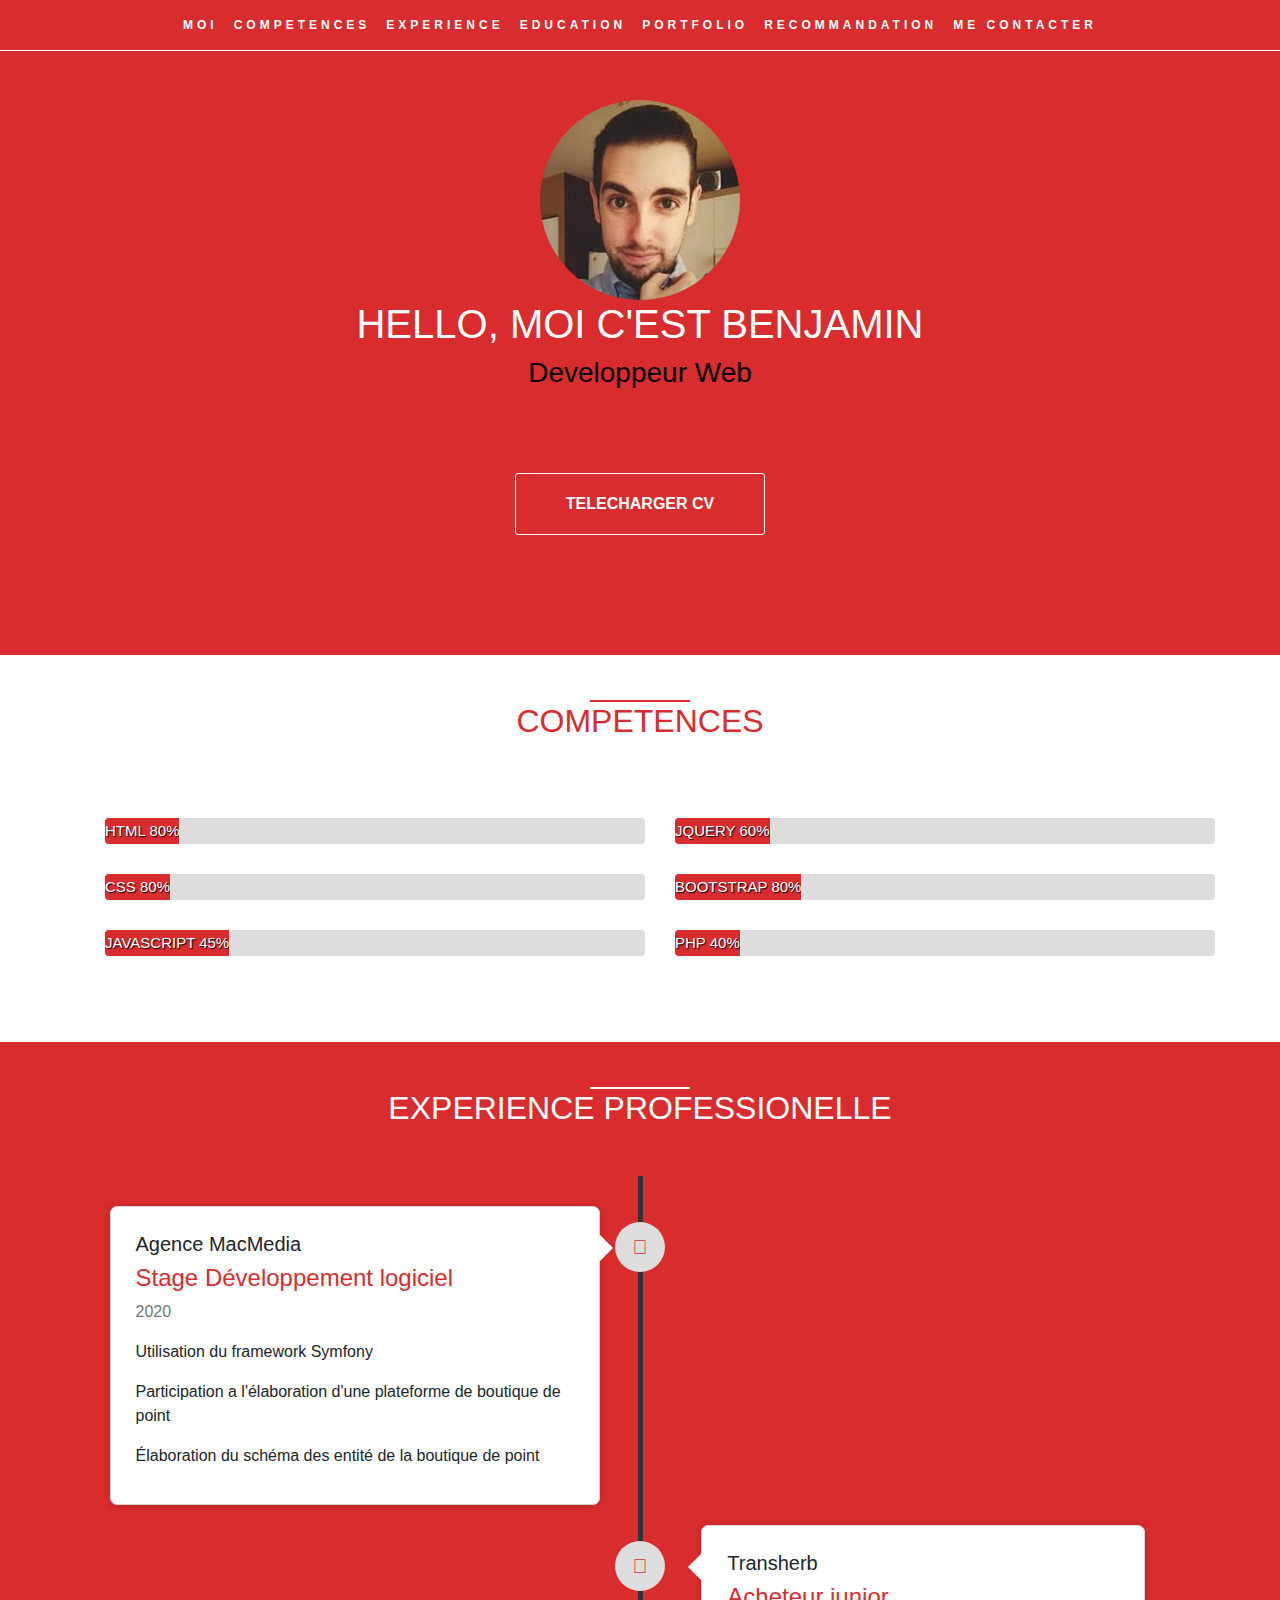
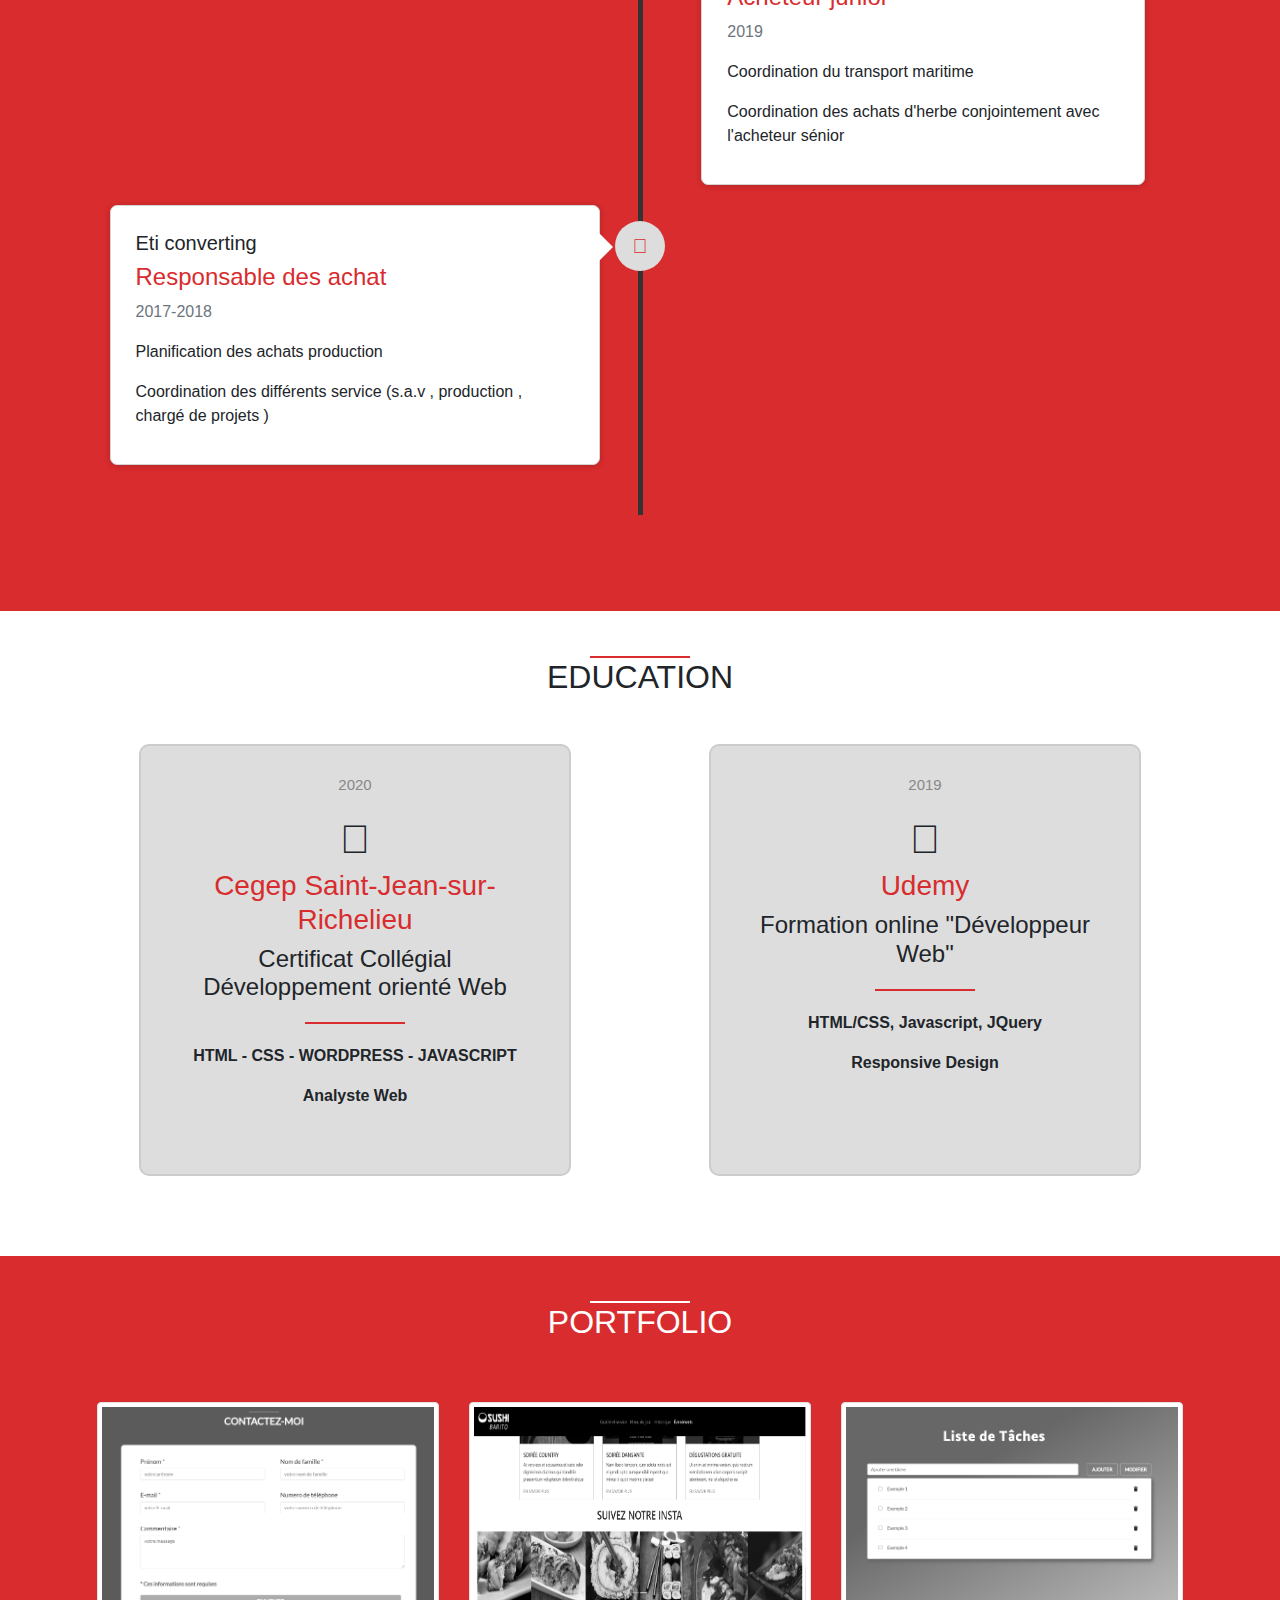
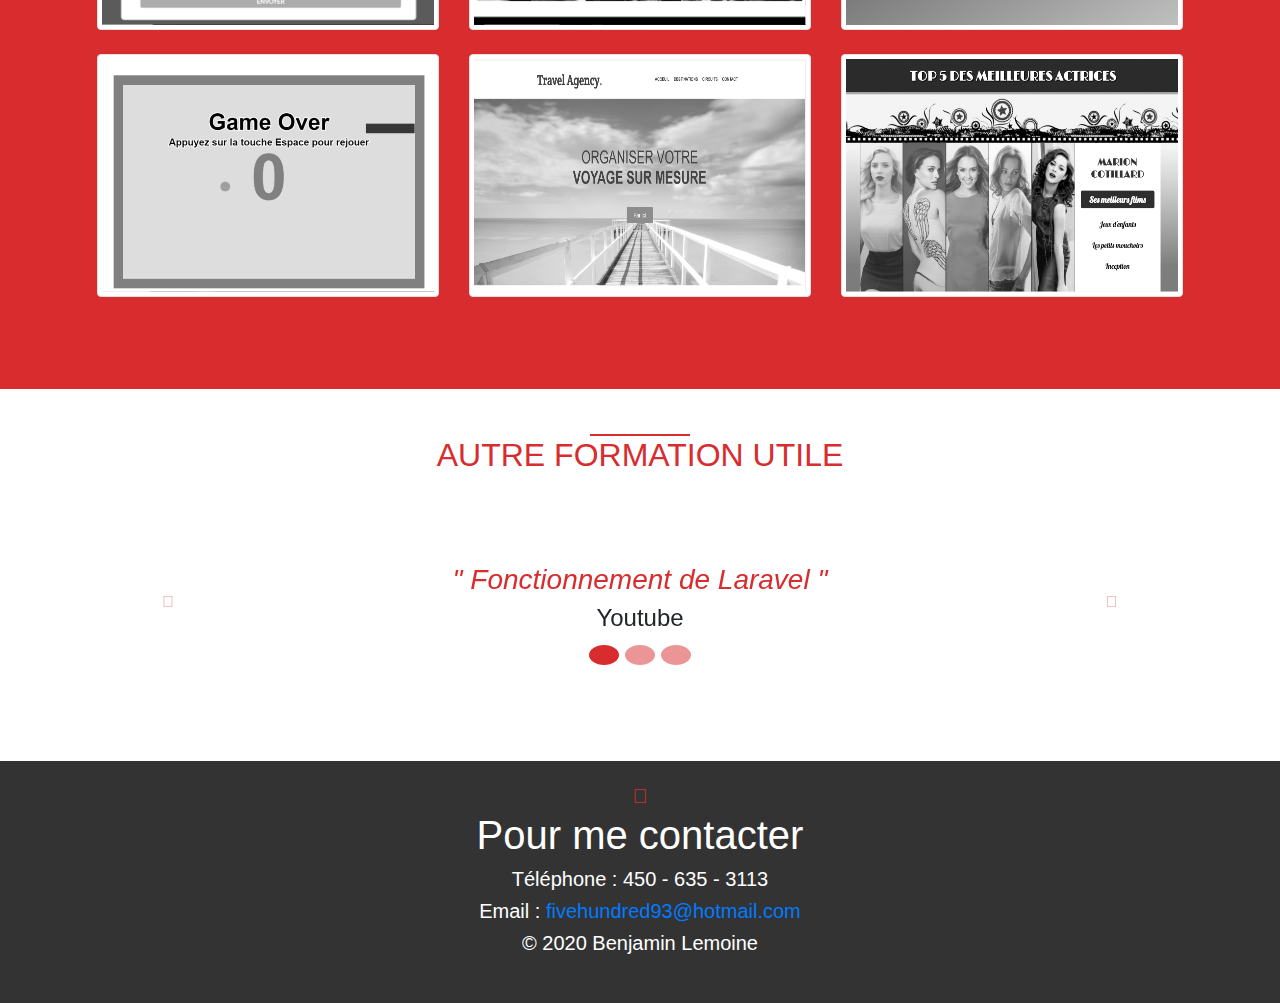
<file: Projet-Bootstrap/index.html>
<!DOCTYPE html>
<html>
  <head>
    <meta charset="UTF-8" />
    <meta name="viewport" content="width=device-width,initial-scale=1" />
    <link rel="stylesheet" href="Css/Stylesheet.css" type="text/css" />
    <link
      rel="stylesheet"
      href="https://stackpath.bootstrapcdn.com/bootstrap/4.4.1/css/bootstrap.min.css"
      integrity="sha384-Vkoo8x4CGsO3+Hhxv8T/Q5PaXtkKtu6ug5TOeNV6gBiFeWPGFN9MuhOf23Q9Ifjh"
      crossorigin="anonymous"
    />
    <link
      rel="stylesheet"
      href="https://pro.fontawesome.com/releases/v5.10.0/css/all.css"
      integrity="sha384-AYmEC3Yw5cVb3ZcuHtOA93w35dYTsvhLPVnYs9eStHfGJvOvKxVfELGroGkvsg+p"
      crossorigin="anonymous"
    />
    <link
      href="https://stackpath.bootstrapcdn.com/font-awesome/4.7.0/css/font-awesome.min.css"
      rel="stylesheet"
      integrity="sha384-wvfXpqpZZVQGK6TAh5PVlGOfQNHSoD2xbE+QkPxCAFlNEevoEH3Sl0sibVcOQVnN"
      crossorigin="anonymous"
    />
    <link
      href="https://fonts.googleapis.com/css?family=Lato&display=swap"
      rel="stylesheet"
    />
    <script
      src="https://code.jquery.com/jquery-3.5.1.js"
      integrity="sha256-QWo7LDvxbWT2tbbQ97B53yJnYU3WhH/C8ycbRAkjPDc="
      crossorigin="anonymous"
    ></script>
    <script
      src="https://cdn.jsdelivr.net/npm/popper.js@1.16.0/dist/umd/popper.min.js"
      integrity="sha384-Q6E9RHvbIyZFJoft+2mJbHaEWldlvI9IOYy5n3zV9zzTtmI3UksdQRVvoxMfooAo"
      crossorigin="anonymous"
    ></script>
    <script
      src="https://stackpath.bootstrapcdn.com/bootstrap/4.4.1/js/bootstrap.min.js"
      integrity="sha384-wfSDF2E50Y2D1uUdj0O3uMBJnjuUD4Ih7YwaYd1iqfktj0Uod8GCExl3Og8ifwB6"
      crossorigin="anonymous"
    ></script>
    <script type="text/javascript" src="JavaScript/JavaScript.js"></script>
    <title>Cv Benjamin</title>
  </head>
  <body data-spy="scroll" data-target=".navbar" data-offset="40">
    <!--Scrollspy-->

    <!--Navbar-->
    <nav class="navbar navbar-expand-sm fixed-top">
      <div class="container">
        <div class="navbar-header">
          <button
            type="button"
            class="navbar-toggler"
            data-toggle="collapse"
            data-target="#myNavbar"
          >
            <span class="navbar-toggler-icon fas fa-bars"></span>
          </button>
        </div>
        <div
          class="collapse navbar-collapse justify-content-center"
          id="myNavbar"
        >
          <ul class="navbar-nav">
            <li class="nav-item">
              <a class="nav-link" href="#about">Moi</a>
            </li>
            <li class="nav-item">
              <a class="nav-link" href="#skills">Competences</a>
            </li>

            <li class="nav-item">
              <a class="nav-link" href="#experience">Experience</a>
            </li>

            <li class="nav-item">
              <a class="nav-link" href="#education">education</a>
            </li>
            <li class="nav-item">
              <a class="nav-link" href="#portfolio">Portfolio</a>
            </li>
            <li class="nav-item">
              <a class="nav-link" href="#recommandation">Recommandation</a>
            </li>
            <li class="nav-item">
              <a class="nav-link" href="#contact">Me contacter</a>
            </li>
          </ul>
        </div>
      </div>
    </nav>

    <section id="about" class="container-fluid">
      <div class="row">
        <div class="col-12">
          <div class="col-sm-8 col-md-4 profile-picture">
            <img src="Images\Moi.jpg" alt="Ben" class="rounded-circle" />
          </div>
          <div class="heading">
            <h1>Hello, Moi c'est Benjamin</h1>
            <h3>Developpeur Web</h3>
            <div style="font-size: 2.3rem">
              <a href="https://github.com/pr3cision" class="mb-5 mr-2">
                <i class="fab fa-github text-white"></i>
              </a>
              <a href="https://www.linkedin.com/in/benjamin-lemoine-680073135/">
                <i class="fab fa-linkedin text-white"></i>
              </a>
            </div>
            <a href="Docs\CVBen2019.pdf" class="button1">Telecharger Cv</a>
          </div>
        </div>
      </div>
    </section>

    <section id="skills">
      <div class="red-divider"></div>

      <div class="heading">
        <h2>Competences</h2>
      </div>

      <div class="container">
        <div class="row">
          <div class="col-md-6 mr-4 mr-md-auto">
            <div class="progress" role="progressbar">
              <div
                id="htmlBar"
                class="progress-bar"
                role="progressbar"
                aria-valuenow="85"
                aria-valuemin="0"
                aria-valuemax="100"
              >
                <h5>HTML 80%</h5>
              </div>
            </div>

            <div class="progress" role="progressbar">
              <div
                id="cssBar"
                class="progress-bar"
                role="progressbar"
                aria-valuenow="85"
                aria-valuemin="0"
                aria-valuemax="100"
              >
                <h5>CSS 80%</h5>
              </div>
            </div>

            <div class="progress" role="progressbar">
              <div
                id="javascriptBar"
                class="progress-bar"
                role="progressbar"
                aria-valuenow="85"
                aria-valuemin="0"
                aria-valuemax="100"
              >
                <h5>JAVASCRIPT 45%</h5>
              </div>
            </div>
          </div>

          <div class="col-md-6 mr-4 mr-md-auto">
            <div class="progress" role="progressbar">
              <div
                id="jqueryBar"
                class="progress-bar"
                role="progressbar"
                aria-valuenow="85"
                aria-valuemin="0"
                aria-valuemax="100"
              >
                <h5>JQUERY 60%</h5>
              </div>
            </div>

            <div class="progress" role="progressbar">
              <div
                id="bootstrapBar"
                class="progress-bar"
                role="progressbar"
                aria-valuenow="85"
                aria-valuemin="0"
                aria-valuemax="100"
              >
                <h5>BOOTSTRAP 80%</h5>
              </div>
            </div>

            <div class="progress" role="progressbar">
              <div
                id="phpBar"
                class="progress-bar"
                role="progressbar"
                aria-valuenow="85"
                aria-valuemin="0"
                aria-valuemax="100"
              >
                <h5>PHP 40%</h5>
              </div>
            </div>
          </div>
        </div>
      </div>
    </section>

    <section id="experience">
      <div class="container">
        <div class="white-divider"></div>
        <div class="heading">
          <h2>Experience Professionelle</h2>
        </div>
        <ul class="timeline">
          <li>
            <div class="timeline-badge">
              <span class="fas fa-briefcase"></span>
            </div>

            <div class="timeline-panel-container">
              <div class="timeline-panel">
                <div class="timeline-heading">
                  <h3>Agence MacMedia</h3>
                  <h4>Stage Développement logiciel</h4>
                  <p class="text-muted">
                    <small class="fas fa-clock"></small> 2020
                  </p>
                </div>
                <div class="timeline-body">
                  <p>Utilisation du framework Symfony</p>
                  <p>
                    Participation a l'élaboration d'une plateforme de boutique
                    de point
                  </p>
                  <p>
                    Élaboration du schéma des entité de la boutique de point
                  </p>
                </div>
              </div>
            </div>
          </li>
          <!-- 
  TODO Ajouter une section qui toggle vue mobile viewport > 900px
-->
          <li>
            <div class="timeline-badge">
              <span class="fas fa-briefcase"></span>
            </div>
            <div class="timeline-panel-container-inverted">
              <div class="timeline-panel">
                <div class="timeline-heading">
                  <h3>Transherb</h3>
                  <h4>Acheteur junior</h4>
                  <p class="text-muted">
                    <small class="fas fa-clock"></small> 2019
                  </p>
                </div>
                <div class="timeline-body">
                  <p>Coordination du transport maritime</p>
                  <p>
                    Coordination des achats d'herbe conjointement avec
                    l'acheteur sénior
                  </p>
                </div>
              </div>
            </div>
          </li>

          <li>
            <div class="timeline-badge">
              <span class="fas fa-briefcase"></span>
            </div>
            <div class="timeline-panel-container">
              <div class="timeline-panel">
                <div class="timeline-heading">
                  <h3>Eti converting</h3>
                  <h4>Responsable des achat</h4>
                  <p class="text-muted">
                    <small class="fas fa-clock"></small> 2017-2018
                  </p>
                </div>
                <div class="timeline-body">
                  <p>Planification des achats production</p>
                  <p>
                    Coordination des différents service (s.a.v , production ,
                    chargé de projets )
                  </p>
                </div>
              </div>
            </div>
          </li>
        </ul>
      </div>
    </section>

    <section id="education">
      <div class="container">
        <div class="red-divider"></div>
        <div class="heading">
          <h2>Education</h2>
        </div>
        <div class="row">
          <div class="col-sm-6 mb-3 mb-md-0">
            <div class="education-block">
              <h5>2020</h5>
              <span class="fas fa-graduation-cap"></span>
              <h3>Cegep Saint-Jean-sur-Richelieu</h3>
              <h4>Certificat Collégial Développement orienté Web</h4>
              <div class="red-divider"></div>
              <p>HTML - CSS - WORDPRESS - JAVASCRIPT</p>
              <p>Analyste Web</p>
            </div>
          </div>

          <div class="col-sm-6 mb-3 mb-md-0">
            <div class="education-block">
              <h5>2019</h5>
              <span class="fas fa-graduation-cap"></span>
              <h3>Udemy</h3>
              <h4>Formation online "Développeur Web"</h4>
              <div class="red-divider"></div>
              <p>HTML/CSS, Javascript, JQuery</p>
              <p>Responsive Design</p>
            </div>
          </div>
        </div>
      </div>
    </section>
    <section id="portfolio">
      <div class="container">
        <div class="white-divider"></div>
        <div class="heading">
          <h2>Portfolio</h2>
        </div>
        <div class="row">
          <div class="col-sm-4 mb-3 mb-sm-0">
            <a
              href="https://github.com/pr3cision/formulaire-contact"
              target="_blank"
            >
              <img
                src="Images/contact-form.PNG"
                alt="Lien vers Contact form Github"
                class="img-thumbnail"
              />
            </a>
          </div>
          <div class="col-sm-4 mb-3 mb-sm-0">
            <a
              href="https://github.com/pr3cision/wordpress-restaurant-sushi"
              target="_blank"
            >
              <img
                src="Images/sushi.PNG"
                alt="Lien vers Wordpress sushi"
                class="img-thumbnail"
              />
            </a>
          </div>
          <div class="col-sm-4 mb-3 mb-sm-0">
            <a
              href="https://github.com/pr3cision/wordpress-todo"
              target="_blank"
            >
              <img
                src="Images/todo.PNG"
                alt="Lien vers apps todo github"
                class="img-thumbnail"
              />
            </a>
          </div>
        </div>

        <div class="row">
          <div class="col-sm-4 mb-3 mb-sm-0">
            <a href="https://github.com/pr3cision/jeu-serpent" target="_blank">
              <img
                src="Images/Serpent.PNG"
                alt="jeu serpent"
                class="img-thumbnail"
              />
            </a>
          </div>
          <div class="col-sm-4 mb-3 mb-sm-0">
            <a
              href="https://github.com/pr3cision/agence-voyage"
              target="_blank"
            >
              <img
                src="Images/voyage.PNG"
                alt="Lien vers agence voyage github"
                class="img-thumbnail"
              />
            </a>
          </div>
          <div class="col-sm-4 mb-3 mb-sm-0">
            <a
              href="https://github.com/pr3cision/slideshow-actrice"
              target="_blank"
            >
              <img
                src="Images/Actrice.PNG"
                alt="Lien vers slide-show github"
                class="img-thumbnail"
              />
            </a>
          </div>
        </div>
      </div>
    </section>

    <section id="recommandation">
      <div class="container">
        <div class="red-divider"></div>
        <div class="heading">
          <h2>Autre formation utile</h2>
        </div>

        <!--Carousel-->

        <div
          id="myCarousel"
          class="carousel slide text-center"
          data-ride="carousel"
        >
          <!--Indicators-->
          <ol class="carousel-indicators">
            <li data-target="#myCarousel" data-slide-to="0" class="active"></li>
            <li data-target="#myCarousel" data-slide-to="1"></li>
            <li data-target="#myCarousel" data-slide-to="2"></li>
          </ol>

          <!-- The slideshow -->

          <div class="carousel-inner" role="listbox">
            <div class="carousel-item active">
              <h3>" Fonctionnement de Laravel "</h3>
              <h4>Youtube</h4>
            </div>
            <div class="carousel-item">
              <h3>"Introduction REST API"</h3>
              <h4>Youtube</h4>
            </div>
            <div class="carousel-item">
              <h3>" Utilisation api avec Laravel "</h3>
              <h4>Youtube</h4>
            </div>
          </div>

          <!-- Left and right controls -->

          <a class="carousel-control-prev" href="#myCarousel" data-slide="prev">
            <span class="fas fa-chevron-left"></span>
          </a>
          <a class="carousel-control-next" href="#myCarousel" data-slide="next">
            <span class="fas fa-chevron-right"></span>
          </a>
        </div>
      </div>
    </section>

    <footer class="text-center" id="contact">
      <a href="#about">
        <span class="fas fa-chevron-up"></span>
      </a>
      <h1>Pour me contacter</h1>
      <h5>Téléphone : 450 - 635 - 3113</h5>
      <h5>
        Email :
        <a href="fivehundred93@hotmail.com"> fivehundred93@hotmail.com</a>
      </h5>
      <h5>&copy; 2020 Benjamin Lemoine</h5>
    </footer>
  </body>
</html>
</file>
<file: Projet-Bootstrap/Css/Stylesheet.css>
/*General*/
body{
    font-family: 'Lato', sans-serif ;
}
h1,h2,h3,h4,h5,h6{
    font-weight: bold;
}
img{
    max-width: 100%;
    height: auto;
}
section{
    padding: 45px 0 80px 0;
}
section .heading{
    text-align: center;
    padding-bottom: 40px;
}
section .heading h2{
    text-transform: uppercase;

}
.red-divider{
    width: 100px ;
    height: 2px;
    background: #d82c2e;
    margin: 0 auto;
}

.white-divider{
    width: 100px ;
    height: 2px;
    background: #fff;
    margin: 0 auto;
}
ul,ol{
    list-style: none;
}

/*Menu*/
nav{
    border-bottom: 1px solid #fff;
    text-align: center;
}

.navbar{
    background: #d82c2e;
    font-size: 12px;
    letter-spacing: 4px;
    text-transform: uppercase;
    font-weight: bold;
}
.navbar-nav{
    display: inline-block;
    float: none;
    vertical-align: top;
    text-align: center;
}
.navbar-toggler span{
    color: #fff;
    padding-top: 5px;
}
.navbar-collapse{
    text-align: center;
}
.navbar-nav li a{
    color: #fff;
}
.navbar-nav li a:hover, .navbar-nav li.active a:hover{
    color: #d82c2e;
    background-color: #fff;
}
.navbar-default .navbar-toggler{
    border-style: none;
}
/*About*/

#about{
    padding-top: 100px;
    background: #d82c2e;
}
.profile-picture{
    text-align: center;
    margin: 0 auto;
    float: none;
}
#about .heading h1{
    color: #fff;
    text-transform: uppercase;
}#about .heading h3{
    color: #000;
}
.button1{
    font-weight: bold;
    text-transform: uppercase;
    color: white;
    border: 1px solid white;
    display: inline-block;
    margin-top: 20px;
    padding: 18px 50px;
    border-radius: 3px;
    transition: all 0.3s ease-in 0s;
}
.button1:hover{
    background: white;
    color: #d82c2e;
    text-decoration: none;
}

.interest_icon{
    font-size: 9em;
    color: #fff;
    margin-bottom: 0.1em;
}
.interestPoint{
    display: list-item;          /* This has to be "list-item"                                               */
    list-style-type: circle;       /* See https://developer.mozilla.org/en-US/docs/Web/CSS/list-style-type     */
    list-style-position: inside;
    text-align: start;
    margin-bottom: 0.2em;
}

/* Skills*/
.progress{
    width: 100%;
}
#skills{
    background: #fff;
}
#skills .heading h2{
    color: #d82c2e;
}
#skills .progress{
    height: 15%;
    margin: 30px 20px;
    background: #ddd;
}
#skills .progress-bar{
    background: #d82c2e;
}
#skills .progress h5{
    text-shadow: 1px 1px 1px #000;
    font-size: 15px;
    text-align: center;
    margin: auto;
}
.progressTitle{
    text-shadow: 1px 1px 1px #000;
    font-size: 15px;
    text-align: center;
    margin: auto;
}
/*experience*/
#experience{
    background: #d82c2e;
}
#experience .heading h2{
    color: #fff;
}
.timeline{
    padding: 30px 10px;
    position: relative;
}
.timeline:before{
    top: 0;
    bottom: 0;
    position: absolute;
    content: " ";
    width: 5px;
    background: #333 ;
    left: 50%;
    margin-left: -2.5px;
}
.timeline > li{
    margin-bottom: 20px;
    position: relative;
}
.timeline > li:after{
    clear: both;
}
.timeline > li:before, .timeline > li:after{
    content: " ";
    display: table;
}
.timeline li .timeline-badge{
    color: #d82c2e;
    width: 50px;
    line-height: 50px;
    font-size: 20px;
    text-align: center;
    position: absolute;
    top: 16px;
    left: 50%;
    margin-left: -25px;
    background-color: #ddd;
    border-radius: 50%;
}
.timeline-panel-container{
    width: 50%;
    float: left;
}
.timeline-panel-container-inverted{
    width: 50%;
    float: right;
    padding-left: 3.25rem;
    position: sticky;
    margin-left: 0 auto;
    margin-right: 0 auto;
    
}
.timeline-panel{
    width: 90%;
    float: right;
    margin-right: 40px;
    border: 1px solid #d4d4d4;
    border-radius: 7px;
    padding: 20px 25px;
    position: relative;
    box-shadow: 0 1px 6px rgba(0,0,0,0.175);
    background: #fff;
}
.timeline-panel-container-inverted .timeline{
    float: left;
    margin-left: 40px;
}
.timeline-panel:after{
    position: absolute;
    top: 27px;
    right: -14px;
    display: inline-block;
    border-top: 14px solid transparent;
    border-left: 14px solid #fff;
    border-right: 0 solid #fff;
    border-bottom: 14px solid transparent;
    content: " ";
}
.timeline-panel-container-inverted .timeline-panel:after{
    border-left-width: 0;
    border-right-width: 14px;
    left: -14px;
    right: auto;
}
.timeline-heading h3{
    margin-top: 5px;
    font-size: 20px;
}
.timeline-heading h4{
    color: #d82c2e;
}
/*Education*/
#education{
    background: #fff;
}
#education.heading h2{
    color: #d82c2e;
}
.education-block{
    width: 80%;
    height: 100%;
    margin: 0 auto;
    text-align: center;
    padding: 30px;
    background: #ddd;
    border-radius: 10px;
    border: 2px solid #ccc;
    margin-bottom: 20px;
}
.education-block h5{
    color: #888;
    font-size: 15px;
    margin-bottom: 15px;
}
.education-block .fas{
    font-size: 40px;
}
.education-block h3{
    color: #d82c2e;
}
.education-block h4{
    margin-bottom: 20px;
}
.education-block p{
    font-weight: bold;
}
.education-block .red-divider{
    margin-bottom: 20px;
}
/*Portfolio*/
/*possible paddding a faire sur les image*/
#portfolio{
    background: #d82c2e;
}
#portfolio .heading h2{
    color: #fff;
}
#portfolio .row{
    padding: 12px;
}
#portfolio img{
    width: 100%;
    height: 100%;
    filter: grayscale(100%);
    -webkit-filter: grayscale(100%);
}
#portfolio img:hover{
    filter: none;
    -webkit-filter: none;
}
/*Recommandation*/
#recommandation{
    background: #fff;
}
#recommandation h2{
    color: #d82c2e;
}
.carousel-control-prev span, .carousel-control-next span{
    background-image: none;
    color: #d82c2e;
}
.carousel .carousel-indicators{
    bottom: 0px;
}
.carousel .carousel-indicators li{
    border-color: #d82c2e;
    border-radius: 100%;
    height: 0.01px;
}
.carousel .carousel-indicators li.active{
    background-color: #d82c2e;
    border-radius: 100%;
    height: 0.01px;
}
#myCarousel .carousel-item{
    padding: 40px 30px;
}
#myCarousel .carousel-item h3{
    color: #d82c2e;
    font-style: italic;
}
/*Footer*/

footer{
    background: #333;
    padding: 20px 0 40px;
}
footer .fas{
    font-size: 20px;
    margin: 20px;
    color: #d82c2e;
    height: 30px;
}
footer .fas:hover{
    font-size: 27px;
}
footer h5 , h1{
    color: #fff;
    font-weight: normal;
}
</file>
